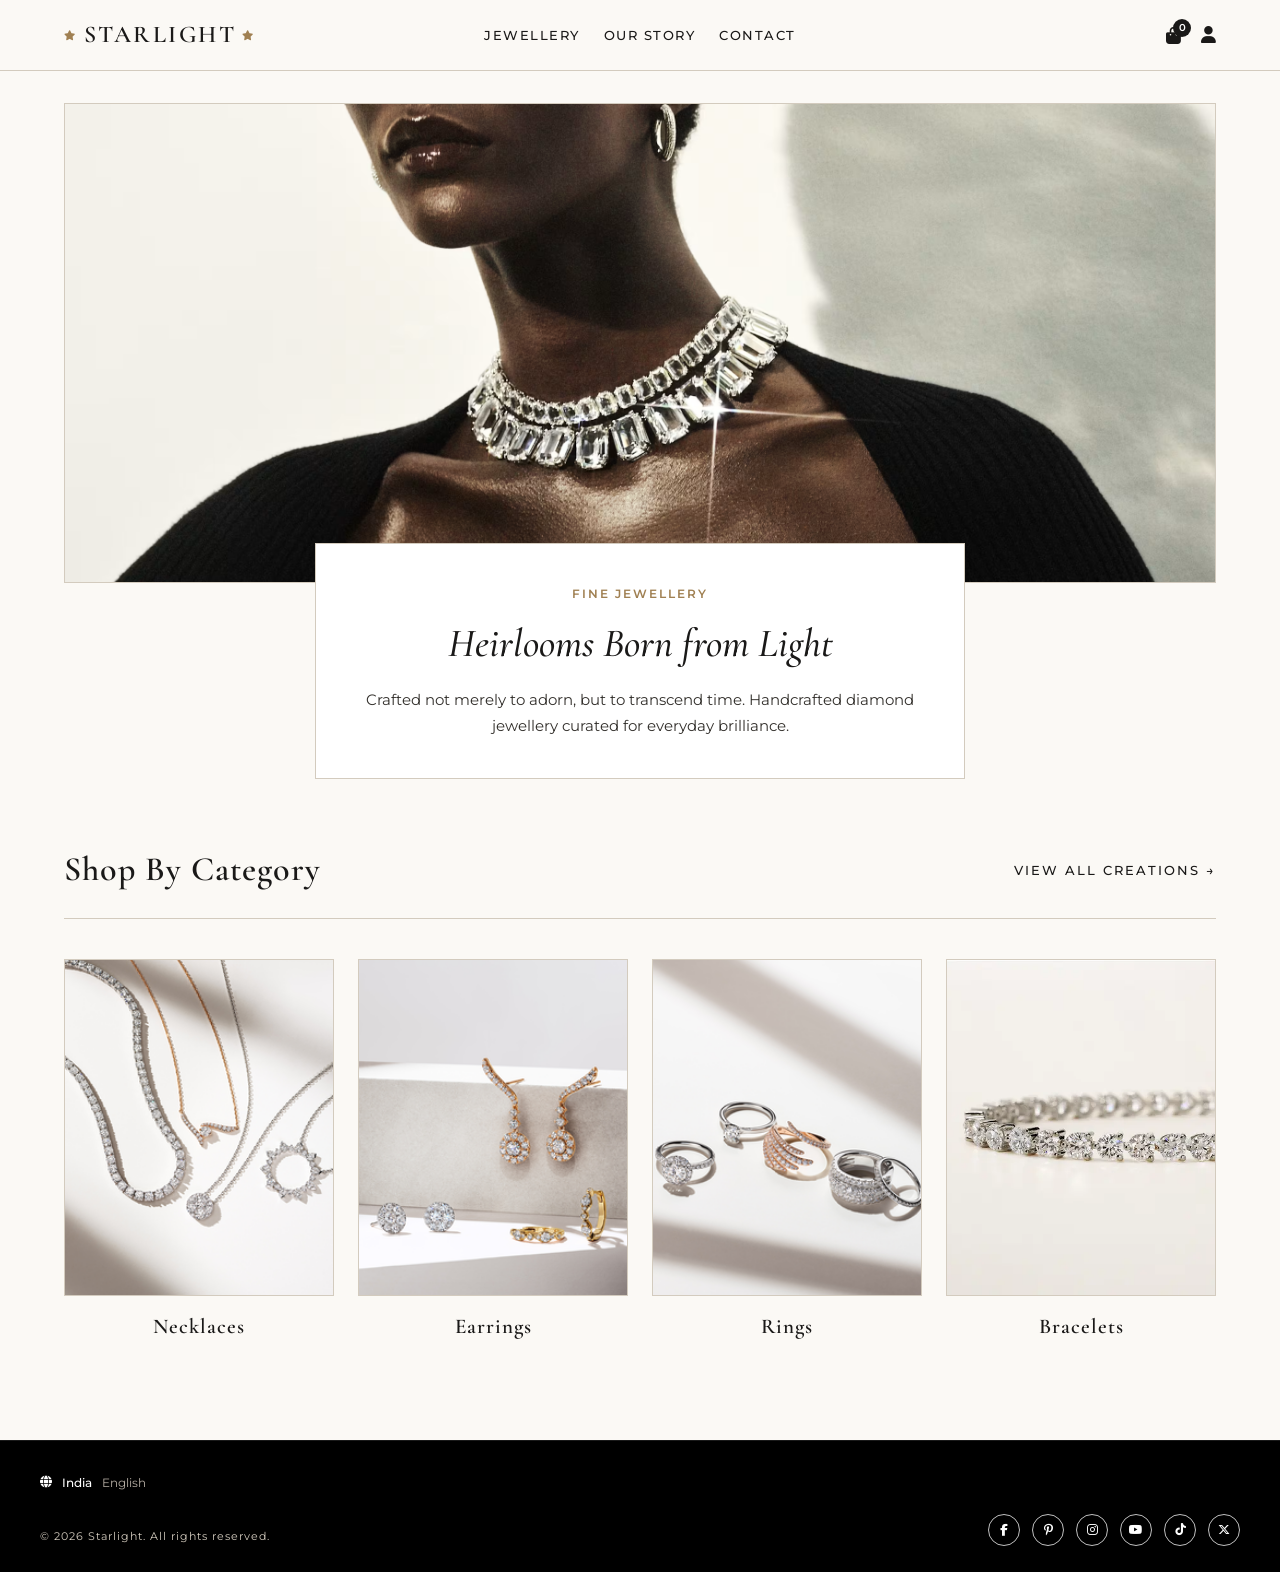
<file: index.html>
<!DOCTYPE html>
<html lang="en">

<head>
    <meta charset="UTF-8">
    <meta name="viewport" content="width=device-width, initial-scale=1.0">

    <title>Starlight | Diamond Jewels</title>

    <!-- Google Fonts -->
    <link rel="preconnect" href="https://fonts.googleapis.com">
    <link rel="preconnect" href="https://fonts.gstatic.com" crossorigin>
    <link
        href="https://fonts.googleapis.com/css2?family=Cormorant+Garamond:ital,wght@0,300..700;1,300..700&family=Montserrat:ital,wght@0,100..900;1,100..900&display=swap"
        rel="stylesheet">

    <!-- Font Awesome -->
    <link rel="stylesheet" href="https://cdnjs.cloudflare.com/ajax/libs/font-awesome/6.7.2/css/all.min.css">

    <!-- CSS -->
    <link rel="stylesheet" href="css/style.css">
</head>

<body>

    <!-- Navbar -->
    <div id="navbar"></div>

    <!-- Main Content -->
    <main>

        <!-- Hero Section -->
        <section class="hero">

            <img src="images/frontImg.png" alt="High Jewellery Collection">

            <div class="hero-text">
                <span>Fine Jewellery</span>

                <h1>Heirlooms Born from Light</h1>

                <p>
                    Crafted not merely to adorn, but to transcend time.
                    Handcrafted diamond jewellery curated for everyday brilliance.
                </p>
            </div>

        </section>


        <!-- Categories -->
        <section class="categories">

            <h2>Shop By Category</h2>

            <a href="necklaces.html">View All Creations &rarr;</a>

            <div class="cards">

                <div class="card">
                    <a href="necklaces.html">
                        <img src="images/necklaces/necklace.png" alt="Necklaces">
                    </a>
                    <a href="necklaces.html" class="explore-btn">Explore Now</a>
                    <p>Necklaces</p>
                </div>

                <div class="card">
                    <a href="earrings.html">
                        <img src="images/earrings/earring.png" alt="Earrings">
                    </a>
                    <a href="earrings.html" class="explore-btn">Explore Now</a>
                    <p>Earrings</p>
                </div>

                <div class="card">
                    <a href="rings.html">
                        <img src="images/rings/ring.png" alt="Rings">
                    </a>
                    <a href="rings.html" class="explore-btn">Explore Now</a>
                    <p>Rings</p>
                </div>

                <div class="card">
                    <a href="bracelets.html">
                        <img src="images/bracelets/bracelet.webp" alt="Bracelets">
                    </a>
                    <a href="bracelets.html" class="explore-btn">Explore Now</a>
                    <p>Bracelets</p>
                </div>

            </div>

        </section>

    </main>

    <!-- Footer -->
    <div id="footer"></div>

    <!-- JavaScript -->
    <script src="js/fetchNavAndFooter.js"></script>

</body>

</html>
</file>
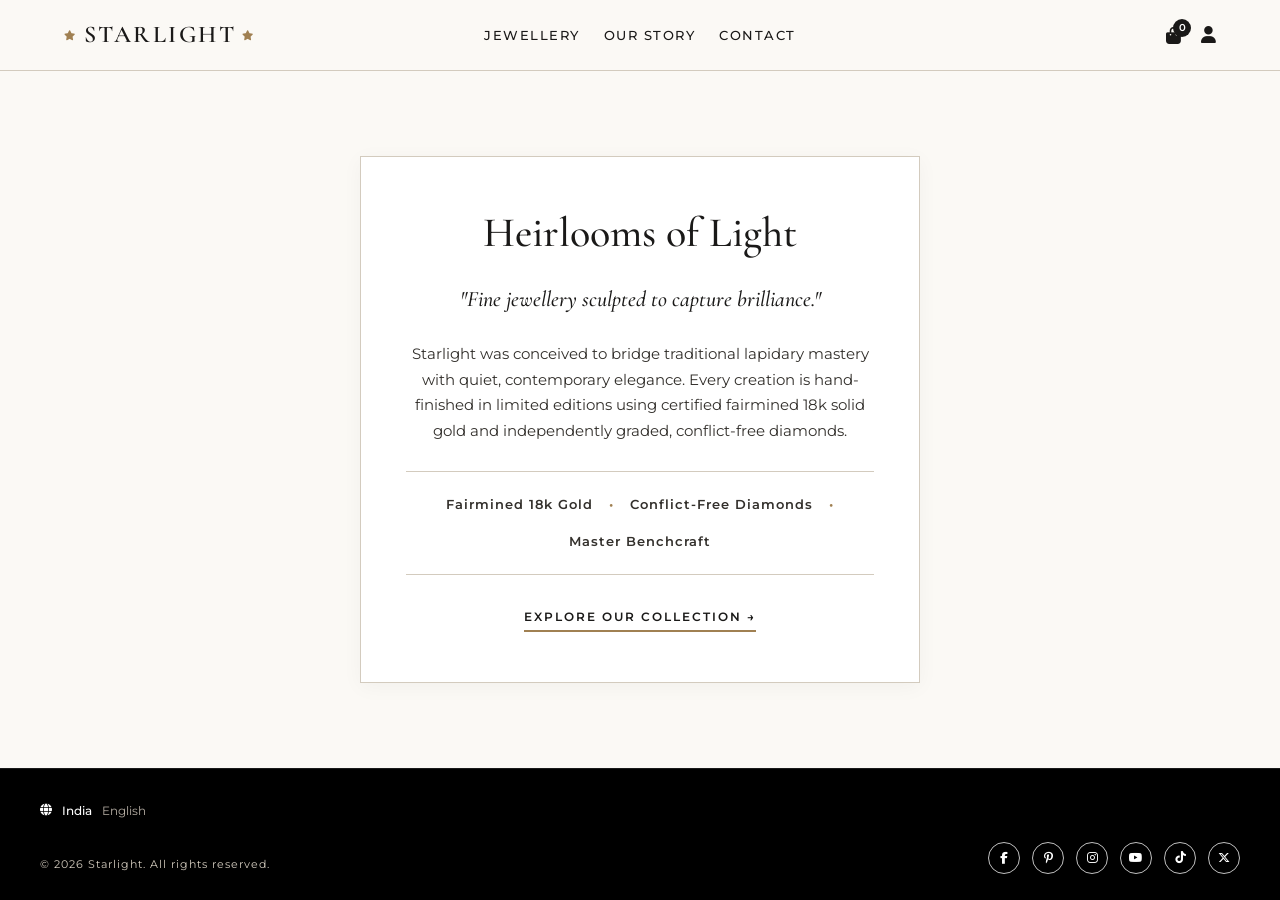
<file: about.html>
<!DOCTYPE html>
<html lang="en">

<head>
    <meta charset="UTF-8">
    <meta name="viewport" content="width=device-width, initial-scale=1.0">

    <title>Our Story</title>

    <!-- Google Fonts -->
    <link rel="preconnect" href="https://fonts.googleapis.com">
    <link rel="preconnect" href="https://fonts.gstatic.com" crossorigin>
    <link
        href="https://fonts.googleapis.com/css2?family=Cormorant+Garamond:ital,wght@0,300..700;1,300..700&family=Montserrat:ital,wght@0,100..900;1,100..900&display=swap"
        rel="stylesheet">

    <!-- Font Awesome -->
    <link rel="stylesheet" href="https://cdnjs.cloudflare.com/ajax/libs/font-awesome/6.7.2/css/all.min.css">
    
    <!-- CSS -->
    <link rel="stylesheet" href="css/style.css">
    <link rel="stylesheet" href="css/infopgs.css">
</head>

<body>

    <div id="navbar"></div>

    <main class="about-page">

        <article>

            <h1>Heirlooms of Light</h1>

            <blockquote class="about-quote">
                "Fine jewellery sculpted to capture brilliance."
            </blockquote>

            <p>
                Starlight was conceived to bridge traditional lapidary mastery
                with quiet, contemporary elegance. Every creation is hand-finished
                in limited editions using certified fairmined 18k solid gold and
                independently graded, conflict-free diamonds.
            </p>


            <div class="direct-reach">

                <span>Fairmined 18k Gold</span>

                <span class="dot">•</span>

                <span>Conflict-Free Diamonds</span>

                <span class="dot">•</span>

                <span>Master Benchcraft</span>

            </div>

            <a href="index.html" class="collection-link">
                Explore Our Collection &rarr;
            </a>

        </article>

    </main>

    <div id="footer"></div>

    <script src="js/fetchNavAndFooter.js"></script>

</body>

</html>
</file>
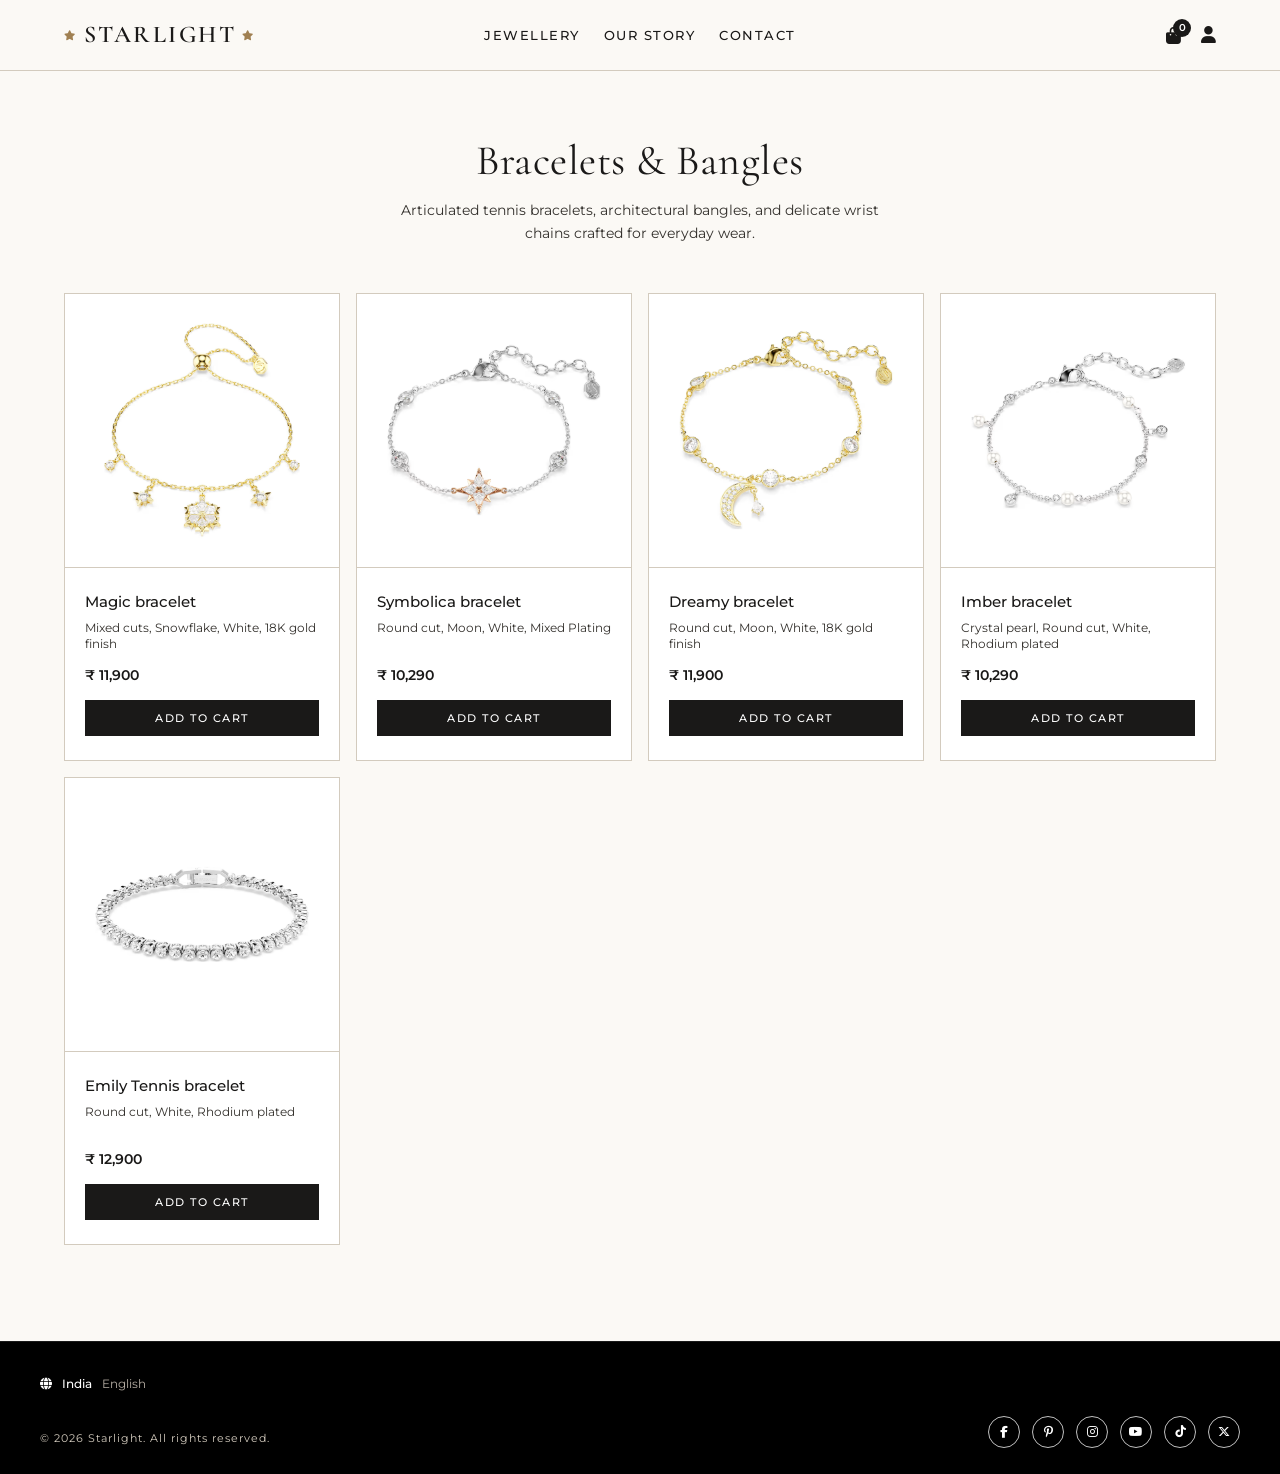
<file: bracelets.html>
<!DOCTYPE html>
<html lang="en">

<head>
    <meta charset="UTF-8">
    <meta name="viewport" content="width=device-width, initial-scale=1.0">

    <title>Bracelets & Bangles | Starlight</title>

    <!-- Google Fonts -->
    <link rel="preconnect" href="https://fonts.googleapis.com">
    <link rel="preconnect" href="https://fonts.gstatic.com" crossorigin>
    <link
        href="https://fonts.googleapis.com/css2?family=Cormorant+Garamond:ital,wght@0,300..700;1,300..700&family=Montserrat:ital,wght@0,100..900;1,100..900&display=swap"
        rel="stylesheet">

    <!-- Font Awesome -->
    <link rel="stylesheet" href="https://cdnjs.cloudflare.com/ajax/libs/font-awesome/6.7.2/css/all.min.css">
    
    <!-- CSS -->
    <link rel="stylesheet" href="css/style.css">
    <link rel="stylesheet" href="css/catalog.css">
</head>

<body>

    <!-- Navbar -->
    <div id="navbar"></div>

    <!-- Catalog -->
    <main class="catalog-page">

        <header class="catalog-header">

            <h1>Bracelets & Bangles</h1>

            <p>
                Articulated tennis bracelets, architectural bangles, and delicate wrist chains crafted for everyday
                wear.
            </p>
        </header>

        <section class="catalog-grid" id="braceletContainer"></section>

    </main>

    <!-- Cart Popup -->
    <div id="cartPopup">
        Item added to cart
    </div>

    <!-- Footer -->
    <div id="footer"></div>

    <!-- JavaScript -->
    <script src="js/fetchNavAndFooter.js"></script>
    <script src="js/data.js"></script>
    <script src="js/fetchProducts.js"></script>
    <script src="js/cart.js"></script>

</body>

</html>
</file>
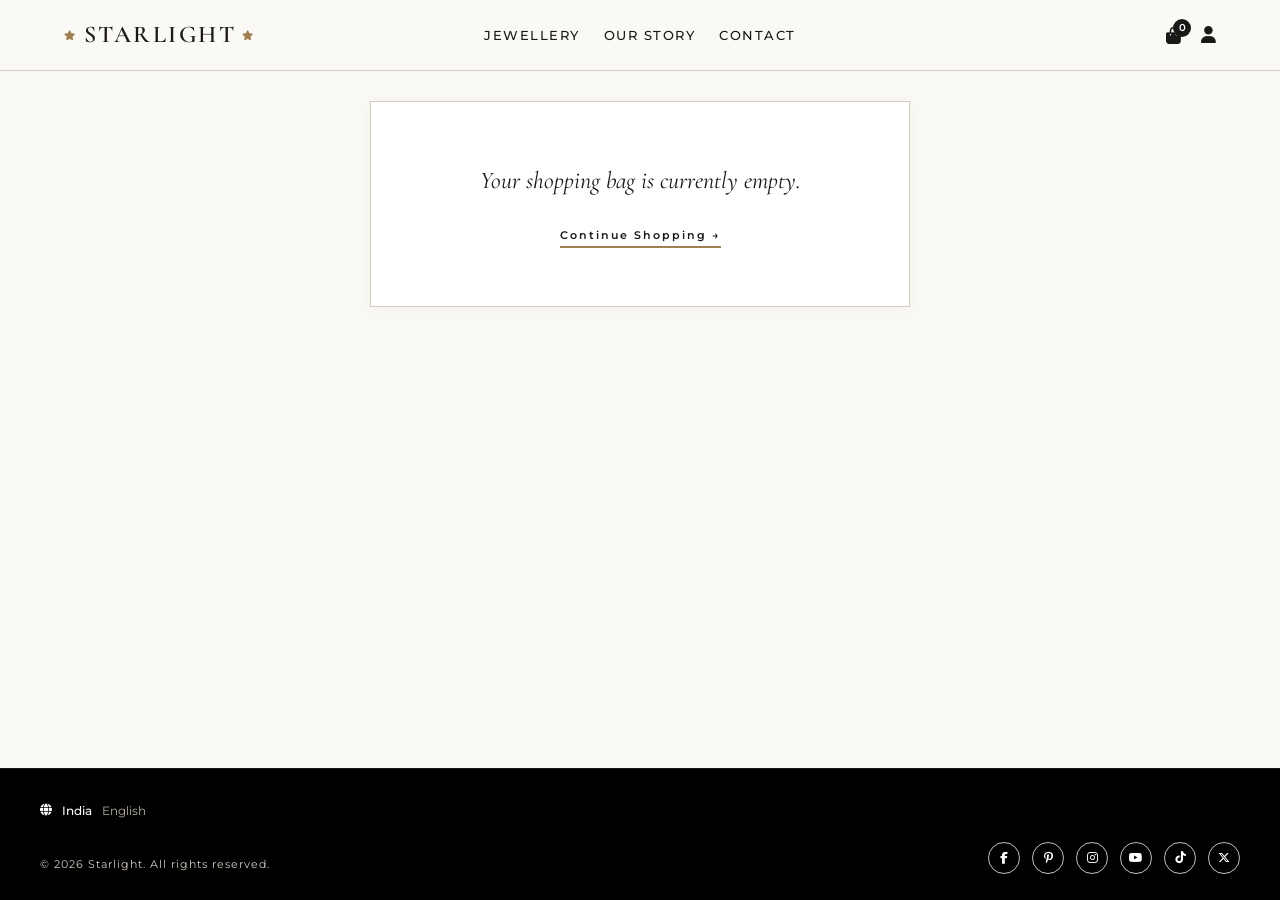
<file: cart.html>
<!DOCTYPE html>
<html lang="en">

<head>
    <meta charset="UTF-8">
    <meta name="viewport" content="width=device-width, initial-scale=1.0">

    <title>Shopping Bag</title>

    <!-- Google Fonts -->
    <link rel="preconnect" href="https://fonts.googleapis.com">
    <link rel="preconnect" href="https://fonts.gstatic.com" crossorigin>
    <link
        href="https://fonts.googleapis.com/css2?family=Cormorant+Garamond:ital,wght@0,300..700;1,300..700&family=Montserrat:ital,wght@0,100..900;1,100..900&display=swap"
        rel="stylesheet">

    <!-- Font Awesome -->
    <link rel="stylesheet" href="https://cdnjs.cloudflare.com/ajax/libs/font-awesome/6.7.2/css/all.min.css">
    
    <!-- CSS -->
    <link rel="stylesheet" href="css/style.css">
    <link rel="stylesheet" href="css/cart.css">
</head>

<body>

    <!-- Navbar -->
    <div id="navbar"></div>


    <!-- Cart -->
    <main class="cart-page">

        <header id="cartHeader">
            <h1>Shopping Bag</h1>
        </header>


        <div id="cartLayout">

            <!-- Cart Items -->
            <section id="cartItemsContainer"></section>


            <!-- Order Summary -->
            <aside id="cartSummary">

                <h2>Order Summary</h2>

                <div class="summary-line">
                    <span>Total</span>
                    <span id="summarySubtotal">₹ 0</span>
                </div>

                <div class="summary-line">
                    <span>Shipping</span>
                    <span>Free</span>
                </div>

                <div class="summary-line total-line">
                    <span>Estimated Total</span>
                    <span id="summaryTotal">₹ 0</span>
                </div>

                <button type="button" id="checkoutButton" onclick="proceedToCheckout()">
                    Proceed to Checkout
                </button>

            </aside>

        </div>


        <!-- Empty Cart -->
        <section id="emptyCart">

            <p>Your shopping bag is currently empty.</p>

            <a href="index.html">
                Continue Shopping &rarr;
            </a>

        </section>

    </main>


    <!-- Footer -->
    <div id="footer"></div>


    <!-- JavaScript -->
    <script src="js/fetchNavAndFooter.js"></script>
    <script src="js/cart.js"></script>

</body>

</html>
</file>
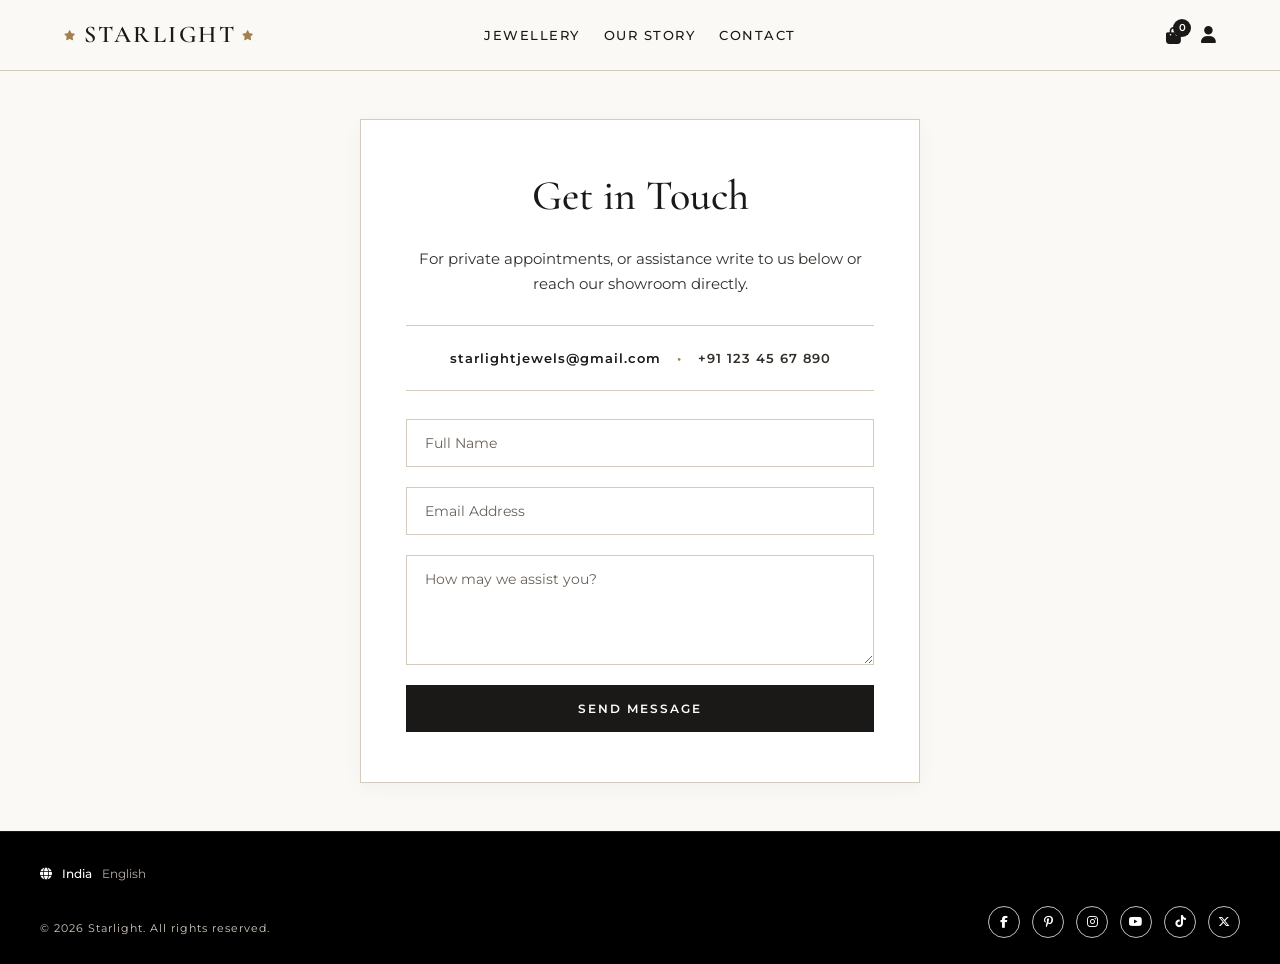
<file: contact.html>
<!DOCTYPE html>
<html lang="en">

<head>
    <meta charset="UTF-8">
    <meta name="viewport" content="width=device-width, initial-scale=1.0">

    <title>Contact</title>

    <!-- Google Fonts -->
    <link rel="preconnect" href="https://fonts.googleapis.com">
    <link rel="preconnect" href="https://fonts.gstatic.com" crossorigin>
    <link
        href="https://fonts.googleapis.com/css2?family=Cormorant+Garamond:ital,wght@0,300..700;1,300..700&family=Montserrat:ital,wght@0,100..900;1,100..900&display=swap"
        rel="stylesheet">

    <!-- Font Awesome -->
    <link rel="stylesheet" href="https://cdnjs.cloudflare.com/ajax/libs/font-awesome/6.7.2/css/all.min.css">

    <!-- CSS -->
    <link rel="stylesheet" href="css/style.css">
    <link rel="stylesheet" href="css/infopgs.css">
</head>

<body>

    <div id="navbar"></div>

    <main class="contact-page">

        <article>

            <h1>Get in Touch</h1>

            <p>
                For private appointments, or assistance
                write to us below or reach our showroom directly.
            </p>

            <div class="direct-reach">

                <a href="mailto:starlightjewels@gmail.com">
                    starlightjewels@gmail.com
                </a>

                <span class="dot">•</span>

                <span>+91 123 45 67 890</span>

            </div>

            <form onsubmit="event.preventDefault(); alert('Message sent.'); this.reset();">

                <input type="text" id="name" required placeholder="Full Name">

                <input type="email" id="email" required placeholder="Email Address">

                <textarea id="message" rows="3" required placeholder="How may we assist you?"></textarea>

                <button type="submit">
                    Send Message
                </button>

            </form>

        </article>

    </main>

    <div id="footer"></div>

    <script src="js/fetchNavAndFooter.js"></script>

</body>

</html>
</file>
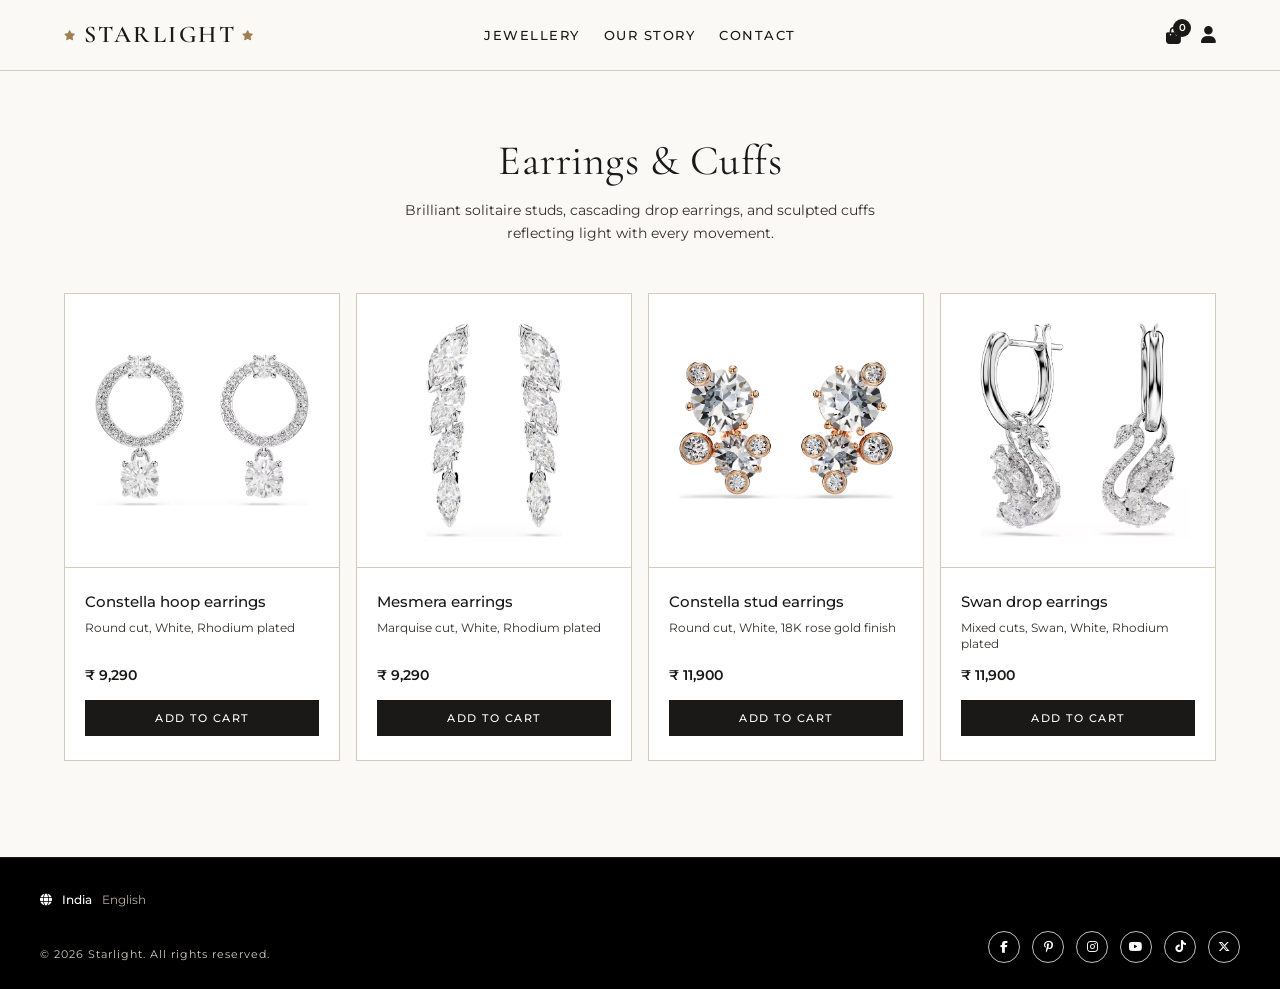
<file: earrings.html>
<!DOCTYPE html>
<html lang="en">

<head>
    <meta charset="UTF-8">
    <meta name="viewport" content="width=device-width, initial-scale=1.0">

    <title>Earrings & Cuffs | Starlight</title>

    <!-- Google Fonts -->
    <link rel="preconnect" href="https://fonts.googleapis.com">
    <link rel="preconnect" href="https://fonts.gstatic.com" crossorigin>
    <link
        href="https://fonts.googleapis.com/css2?family=Cormorant+Garamond:ital,wght@0,300..700;1,300..700&family=Montserrat:ital,wght@0,100..900;1,100..900&display=swap"
        rel="stylesheet">

    <!-- Font Awesome -->
    <link rel="stylesheet" href="https://cdnjs.cloudflare.com/ajax/libs/font-awesome/6.7.2/css/all.min.css">
    
    <!-- CSS -->
    <link rel="stylesheet" href="css/style.css">
    <link rel="stylesheet" href="css/catalog.css">
</head>

<body>

    <!-- Navbar -->
    <div id="navbar"></div>

    <!-- Catalog -->
    <main class="catalog-page">

        <header class="catalog-header">

            <h1>Earrings & Cuffs</h1>

            <p>
                Brilliant solitaire studs, cascading drop earrings, and sculpted cuffs reflecting light with every
                movement.
            </p>
        </header>

        <section class="catalog-grid" id="earringContainer"></section>

    </main>

    <!-- Cart Popup -->
    <div id="cartPopup">
        Item added to cart
    </div>

    <!-- Footer -->
    <div id="footer"></div>

    <!-- JavaScript -->
    <script src="js/fetchNavAndFooter.js"></script>
    <script src="js/data.js"></script>
    <script src="js/fetchProducts.js"></script>
    <script src="js/cart.js"></script>

</body>

</html>
</file>
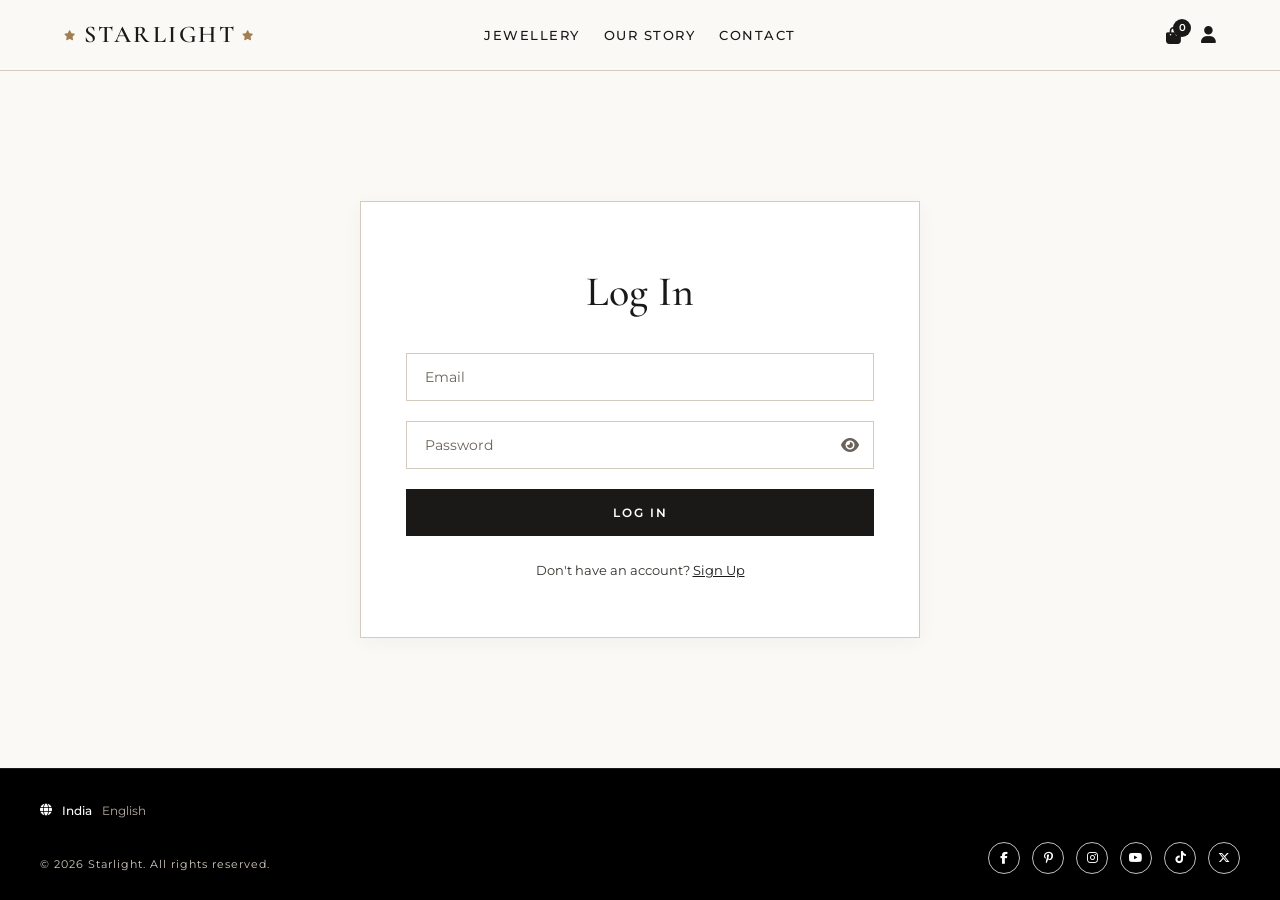
<file: login.html>
<!DOCTYPE html>
<html lang="en">

<head>
    <meta charset="UTF-8">
    <meta name="viewport" content="width=device-width, initial-scale=1.0">

    <title>Log In</title>

    <!-- Google Fonts -->
    <link rel="preconnect" href="https://fonts.googleapis.com">
    <link rel="preconnect" href="https://fonts.gstatic.com" crossorigin>
    <link
        href="https://fonts.googleapis.com/css2?family=Cormorant+Garamond:ital,wght@0,300..700;1,300..700&family=Montserrat:ital,wght@0,100..900;1,100..900&display=swap"
        rel="stylesheet">

    <!-- Font Awesome -->
    <link rel="stylesheet" href="https://cdnjs.cloudflare.com/ajax/libs/font-awesome/6.7.2/css/all.min.css">
    
    <!-- CSS -->
    <link rel="stylesheet" href="css/style.css">
    <link rel="stylesheet" href="css/login-signup.css">
</head>

<body>

    <div id="navbar"></div>


    <main class="login-page">

        <article>

            <h1>Log In</h1>

            <form id="loginForm">

                <input type="email" id="email" placeholder="Email" required>

                <div class="password-box">

                    <input type="password" id="password" placeholder="Password" required>

                    <i class="fa-solid fa-eye" id="togglePassword"></i>

                </div>

                <button type="submit">
                    Log In
                </button>

            </form>

            <p class="account-link">
                Don't have an account?
                <a href="signup.html">Sign Up</a>
            </p>

        </article>

    </main>


    <div id="footer"></div>


    <script src="js/fetchNavAndFooter.js"></script>
    <script src="js/login.js"></script>

</body>

</html>
</file>
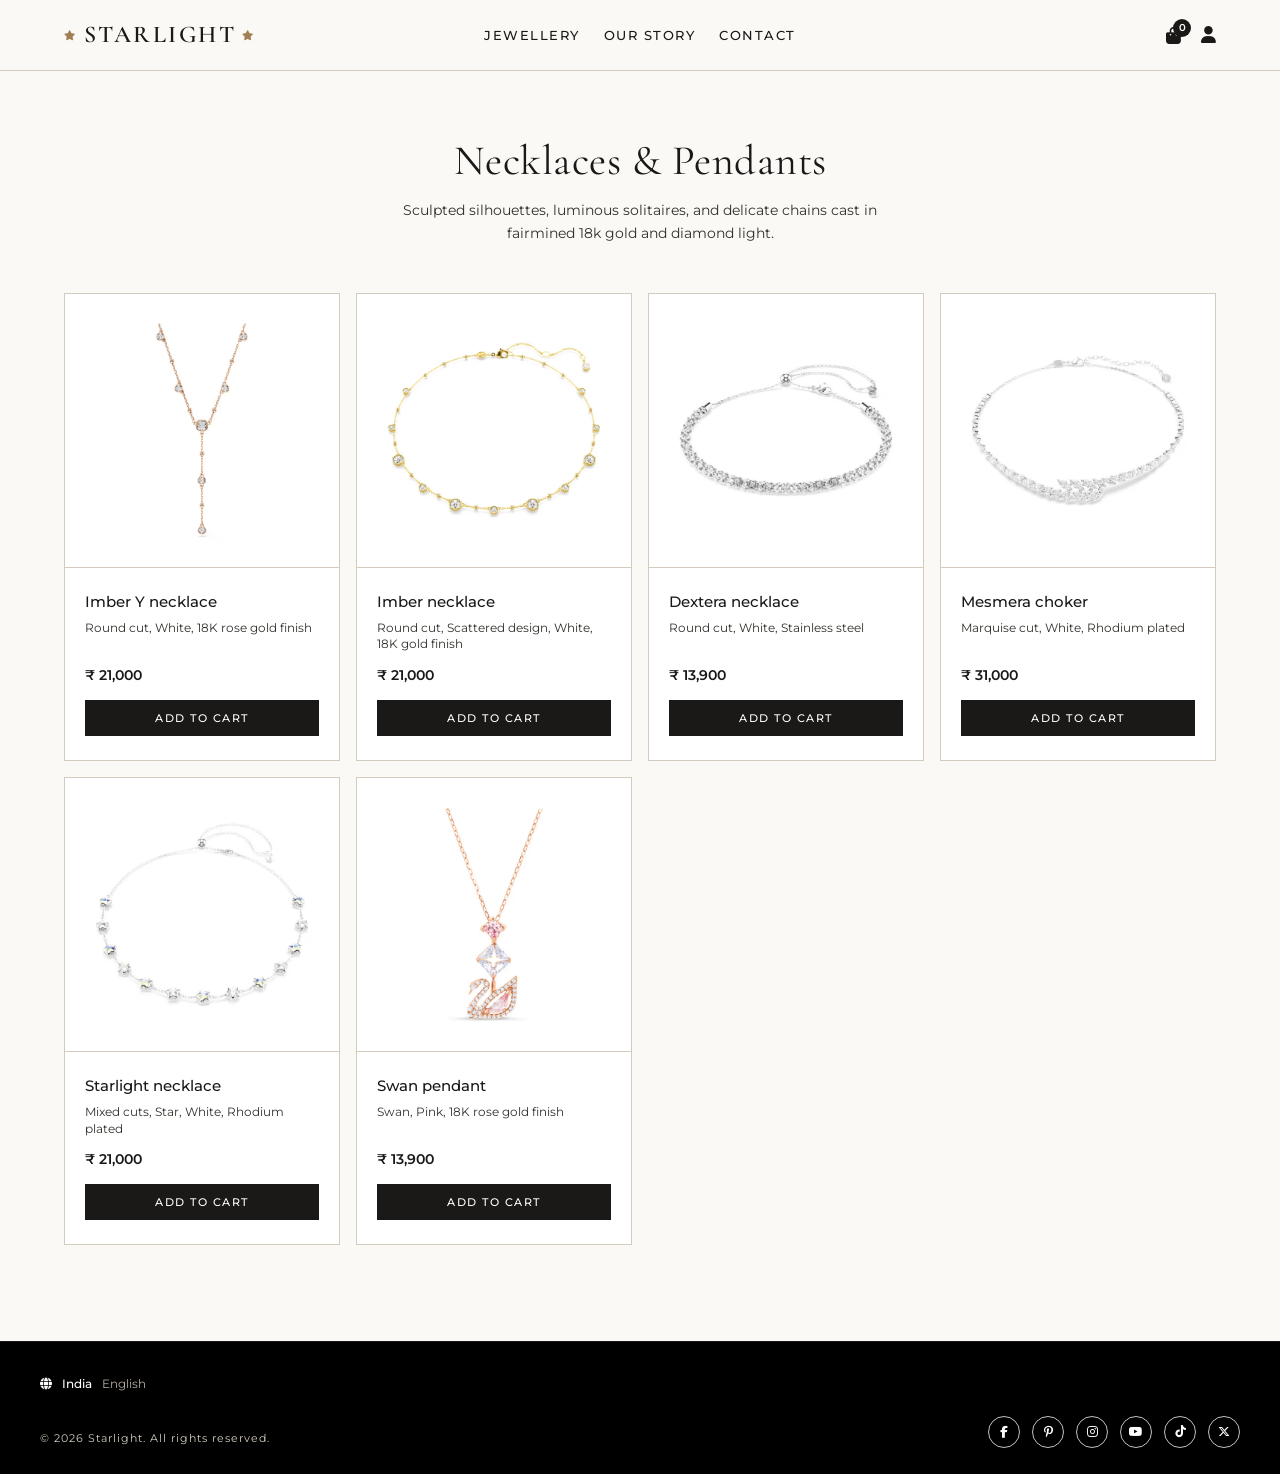
<file: necklaces.html>
<!DOCTYPE html>
<html lang="en">

<head>
    <meta charset="UTF-8">
    <meta name="viewport" content="width=device-width, initial-scale=1.0">

    <title>Necklaces & Pendants | Starlight</title>

    <!-- Google Fonts -->
    <link rel="preconnect" href="https://fonts.googleapis.com">
    <link rel="preconnect" href="https://fonts.gstatic.com" crossorigin>
    <link
        href="https://fonts.googleapis.com/css2?family=Cormorant+Garamond:ital,wght@0,300..700;1,300..700&family=Montserrat:ital,wght@0,100..900;1,100..900&display=swap"
        rel="stylesheet">

    <!-- Font Awesome -->
    <link rel="stylesheet" href="https://cdnjs.cloudflare.com/ajax/libs/font-awesome/6.7.2/css/all.min.css">
    
    <!-- CSS -->
    <link rel="stylesheet" href="css/style.css">
    <link rel="stylesheet" href="css/catalog.css">
</head>

<body>

    <!-- Navbar -->
    <div id="navbar"></div>

    <!-- Catalog -->
    <main class="catalog-page">

        <header class="catalog-header">

            <h1>Necklaces & Pendants</h1>

            <p>
                Sculpted silhouettes, luminous solitaires, and delicate chains cast in fairmined 18k gold and diamond light.
            </p>
        </header>

        <section class="catalog-grid" id="necklaceContainer"></section>

    </main>

    <!-- Cart Popup -->
    <div id="cartPopup">
        Item added to cart
    </div>

    <!-- Footer -->
    <div id="footer"></div>

    <!-- JavaScript -->
    <script src="js/fetchNavAndFooter.js"></script>
    <script src="js/data.js"></script>
    <script src="js/fetchProducts.js"></script>
    <script src="js/cart.js"></script>

</body>

</html>
</file>
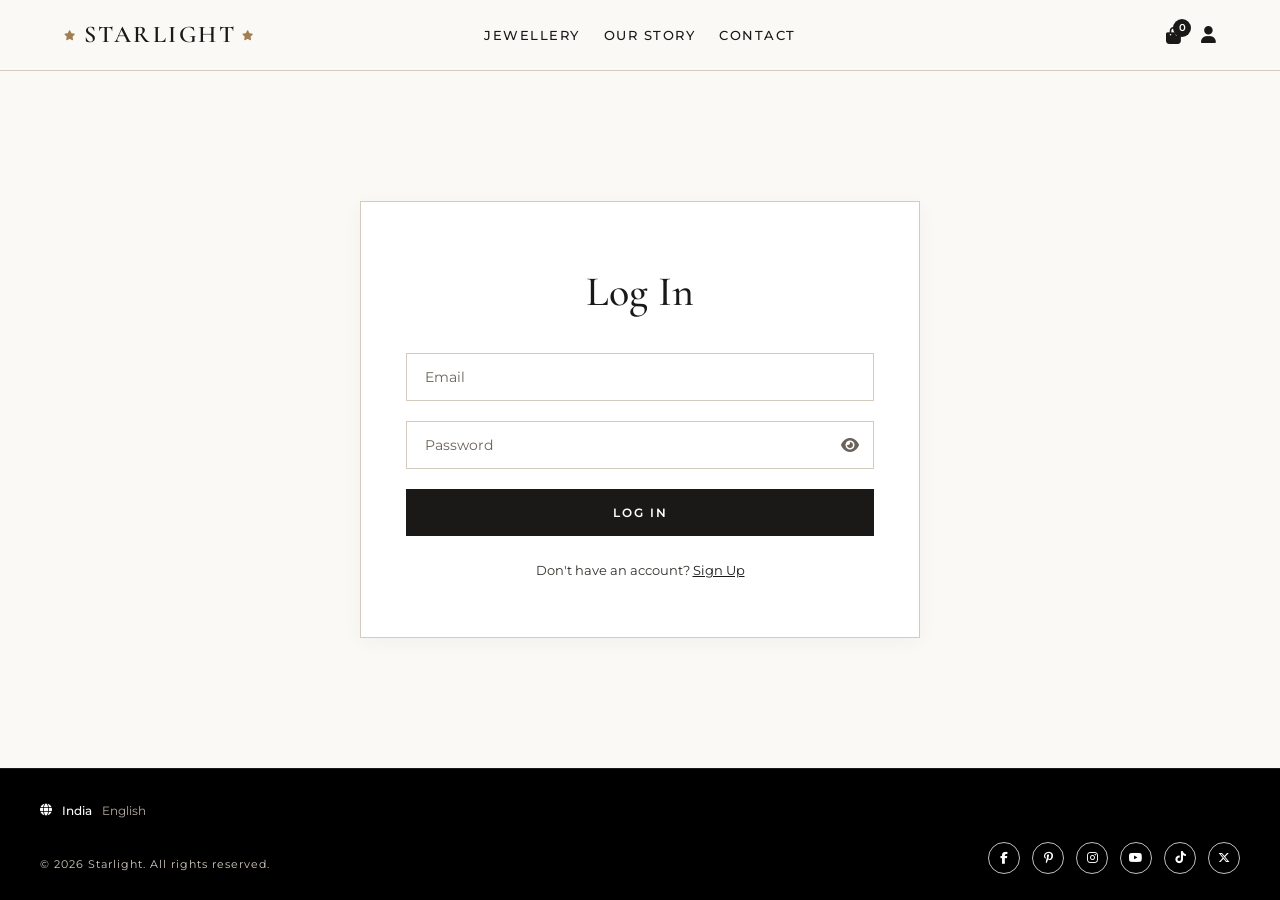
<file: payment.html>
<!DOCTYPE html>
<html lang="en">

<head>
    <meta charset="UTF-8">
    <meta name="viewport" content="width=device-width, initial-scale=1.0">

    <title>Checkout | Starlight</title>

    <!-- Google Fonts -->
    <link rel="preconnect" href="https://fonts.googleapis.com">
    <link rel="preconnect" href="https://fonts.gstatic.com" crossorigin>
    <link
        href="https://fonts.googleapis.com/css2?family=Cormorant+Garamond:ital,wght@0,300..700;1,300..700&family=Montserrat:ital,wght@0,100..900;1,100..900&display=swap"
        rel="stylesheet">

    <!-- Font Awesome -->
    <link rel="stylesheet" href="https://cdnjs.cloudflare.com/ajax/libs/font-awesome/6.7.2/css/all.min.css">
    
    <!-- CSS -->
    <link rel="stylesheet" href="css/style.css">
    <link rel="stylesheet" href="css/payment.css">
</head>

<body>

    <!-- Navbar -->
    <div id="navbar"></div>

    <!-- Checkout -->

    <main class="payment-page">

        <article>

            <h1>Complete Your Order</h1>

            <p>
                Enter your details below to complete your purchase.
            </p>


            <div class="checkout-content">

                <!-- Customer Details -->

                <div class="customer-details">

                    <section class="checkout-section">

                        <h2>Contact Details</h2>

                        <div class="form-group">

                            <label for="fullName">Full Name</label>
                            <input type="text" id="fullName" placeholder="Enter your full name">

                        </div>

                        <div class="form-group">

                            <label for="email">Email</label>
                            <input type="email" id="email" placeholder="Enter your email">

                        </div>

                        <div class="form-group">

                            <label for="phone">Phone Number</label>
                            <input type="tel" id="phone" placeholder="Enter your phone number">

                        </div>

                    </section>


                    <!-- Delivery Address -->

                    <section class="checkout-section">

                        <h2>Delivery Address</h2>

                        <div class="form-group">

                            <label for="address">Address</label>

                            <textarea id="address" placeholder="House / Flat No., Building, Street"></textarea>

                        </div>

                        <div class="form-row">

                            <div class="form-group">

                                <label for="city">City</label>
                                <input type="text" id="city" placeholder="City">

                            </div>

                            <div class="form-group">

                                <label for="state">State</label>
                                <input type="text" id="state" placeholder="State">

                            </div>

                        </div>

                        <div class="form-group">

                            <label for="pincode">Pincode</label>
                            <input type="text" id="pincode" placeholder="Enter pincode">

                        </div>

                    </section>

                </div>


                <!-- Payment -->

                <aside class="payment-box">

                    <h2>Payment</h2>

                    <div class="payment-options">

                        <label>
                            <input type="radio" name="paymentMethod" value="upi" checked>
                            UPI
                        </label>

                        <label>
                            <input type="radio" name="paymentMethod" value="card">
                            Credit / Debit Card
                        </label>

                    </div>

                    <button type="button" id="payBtn">
                        Pay Now
                    </button>

                </aside>

            </div>


        </article>

    </main>


    <!-- Footer -->
    <div id="footer"></div>


    <!-- JavaScript -->
    <script src="js/fetchNavAndFooter.js"></script>
    <script src="js/payment.js"></script>

</body>

</html>
</file>
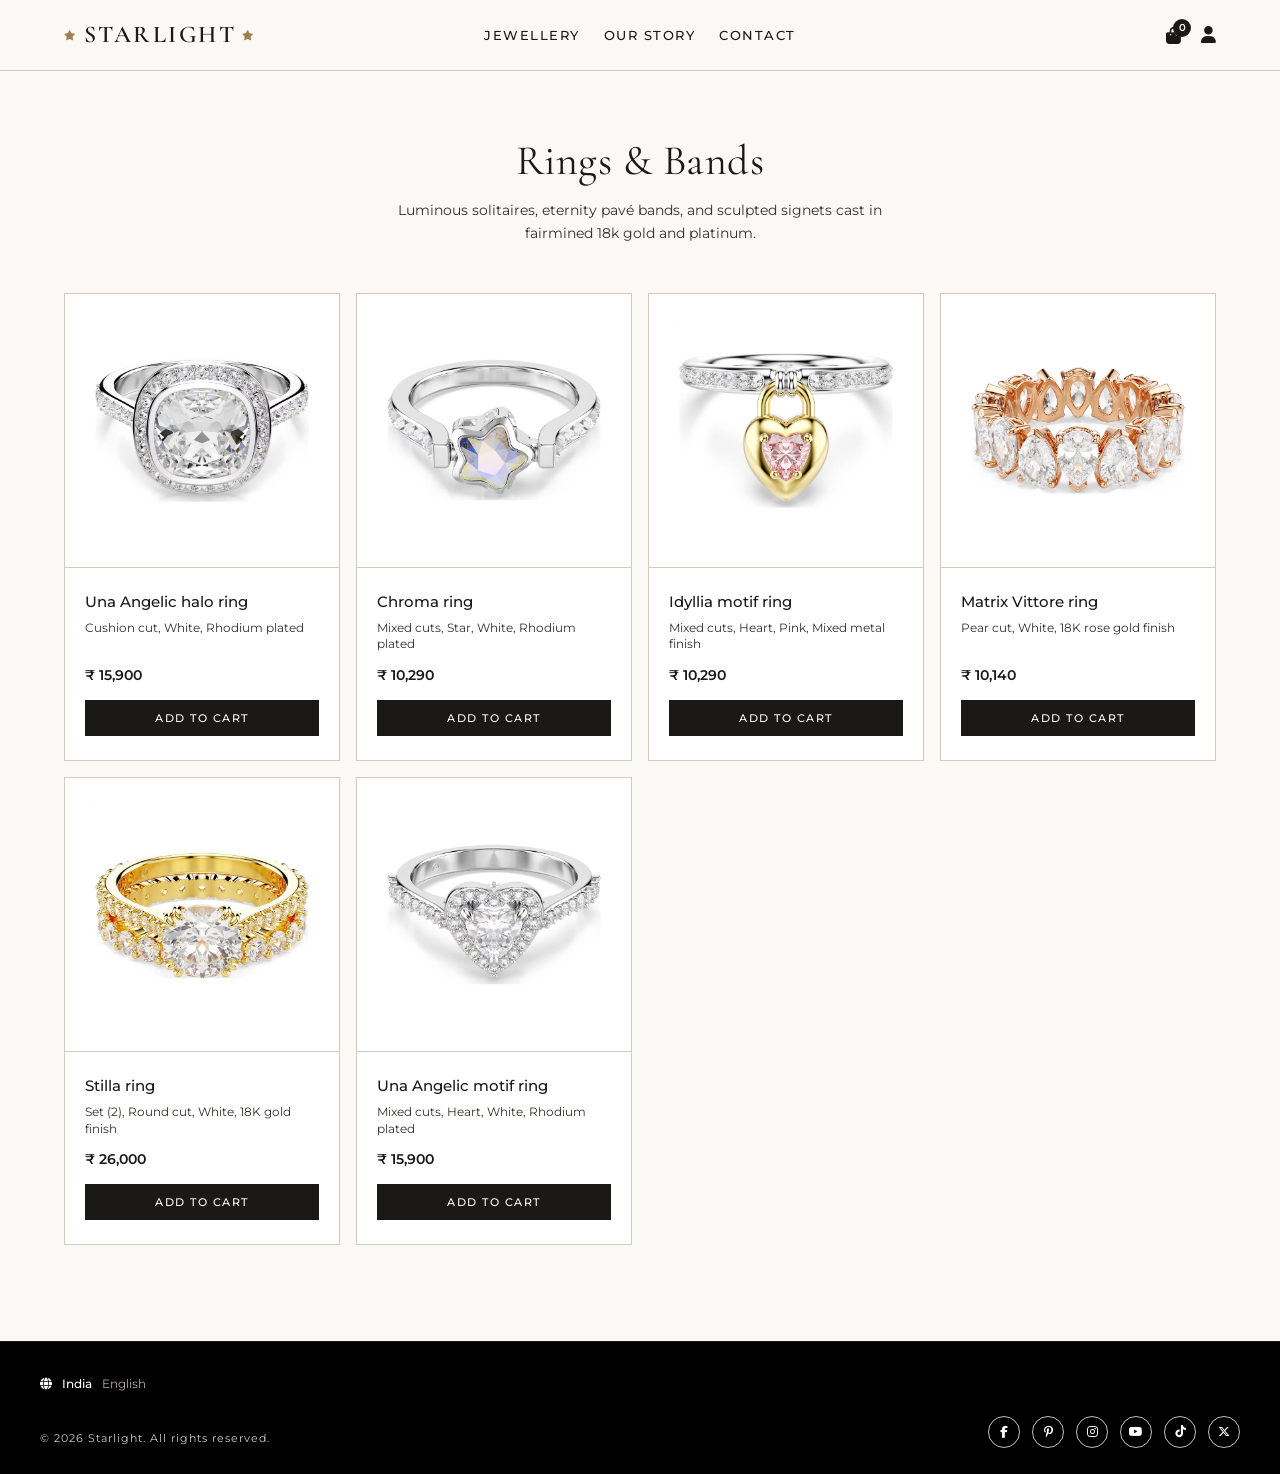
<file: rings.html>
<!DOCTYPE html>
<html lang="en">

<head>
    <meta charset="UTF-8">
    <meta name="viewport" content="width=device-width, initial-scale=1.0">

    <title>Rings & Bands | Starlight</title>

    <!-- Google Fonts -->
    <link rel="preconnect" href="https://fonts.googleapis.com">
    <link rel="preconnect" href="https://fonts.gstatic.com" crossorigin>
    <link
        href="https://fonts.googleapis.com/css2?family=Cormorant+Garamond:ital,wght@0,300..700;1,300..700&family=Montserrat:ital,wght@0,100..900;1,100..900&display=swap"
        rel="stylesheet">

    <!-- Font Awesome -->
    <link rel="stylesheet" href="https://cdnjs.cloudflare.com/ajax/libs/font-awesome/6.7.2/css/all.min.css">
    
    <!-- CSS -->
    <link rel="stylesheet" href="css/style.css">
    <link rel="stylesheet" href="css/catalog.css">
</head>

<body>

    <!-- Navbar -->
    <div id="navbar"></div>

    <!-- Catalog -->
    <main class="catalog-page">

        <header class="catalog-header">

            <h1>Rings & Bands</h1>

            <p>
                Luminous solitaires, eternity pavé bands, and sculpted signets cast in fairmined 18k gold and platinum.
            </p>
        </header>

        <section class="catalog-grid" id="ringContainer"></section>

    </main>

    <!-- Cart Popup -->
    <div id="cartPopup">
        Item added to cart
    </div>

    <!-- Footer -->
    <div id="footer"></div>

    <!-- JavaScript -->
    <script src="js/fetchNavAndFooter.js"></script>
    <script src="js/data.js"></script>
    <script src="js/fetchProducts.js"></script>
    <script src="js/cart.js"></script>

</body>

</html>
</file>
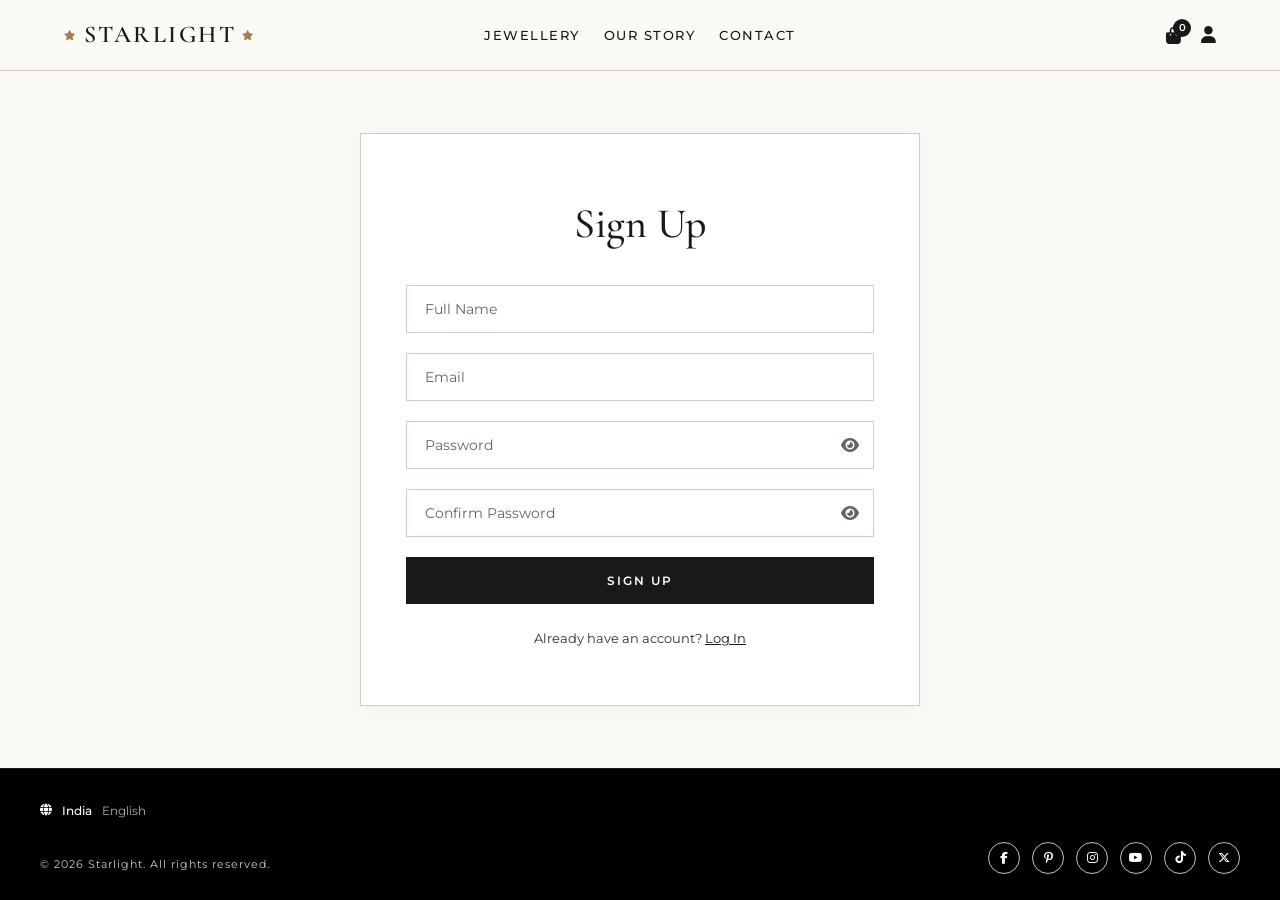
<file: signup.html>
<!DOCTYPE html>
<html lang="en">

<head>
    <meta charset="UTF-8">
    <meta name="viewport" content="width=device-width, initial-scale=1.0">

    <title>Sign Up</title>

    <!-- Google Fonts -->
    <link rel="preconnect" href="https://fonts.googleapis.com">
    <link rel="preconnect" href="https://fonts.gstatic.com" crossorigin>
    <link
        href="https://fonts.googleapis.com/css2?family=Cormorant+Garamond:ital,wght@0,300..700;1,300..700&family=Montserrat:ital,wght@0,100..900;1,100..900&display=swap"
        rel="stylesheet">

    <!-- Font Awesome -->
    <link rel="stylesheet" href="https://cdnjs.cloudflare.com/ajax/libs/font-awesome/6.7.2/css/all.min.css">
    
    <!-- CSS -->
    <link rel="stylesheet" href="css/style.css">
    <link rel="stylesheet" href="css/login-signup.css">
</head>

<body>

    <div id="navbar"></div>


    <main class="signup-page">

        <article>

            <h1>Sign Up</h1>

            <form id="registerForm">

                <input type="text" id="fullName" placeholder="Full Name" required>

                <input type="email" id="email" placeholder="Email" required>

                <div class="password-box">

                    <input type="password" id="password" placeholder="Password" required>

                    <i class="fa-solid fa-eye" id="togglePassword"></i>

                </div>

                <div class="password-box">

                    <input type="password" id="confirmPassword" placeholder="Confirm Password" required>

                    <i class="fa-solid fa-eye" id="toggleConfirmPassword"></i>

                </div>

                <button type="submit">
                    Sign Up
                </button>

            </form>

            <p class="account-link">
                Already have an account?
                <a href="login.html">Log In</a>
            </p>

        </article>

    </main>


    <div id="footer"></div>


    <script src="js/fetchNavAndFooter.js"></script>
    <script src="js/signup.js"></script>

</body>

</html>
</file>
<file: css/style.css>
/* Global Styles */
* {
  margin: 0;
  padding: 0;
  box-sizing: border-box;
}

body {
  min-height: 100vh;
  display: flex;
  flex-direction: column;
  background-color: #fbf9f5;
  color: #1a1918;
  font-family: 'Montserrat', Arial, sans-serif;
  line-height: 1.6;
}

button,
input,
textarea {
  font-family: inherit;
}

/* Navbar */
#navbar {
  position: sticky;
  top: 0;
  z-index: 1000;
  width: 100%;
}

#navbar header {
  background-color: #fbf9f5;
  border-bottom: 1px solid #d3cbbe;
}

nav {
  max-width: 1200px;
  margin: 0 auto;
  padding: 16px 24px;
  display: grid;
  grid-template-columns: 1fr auto 1fr;
  align-items: center;
}

/* Logo */
.brand-logo {
  justify-self: start;
  font-family: 'Cormorant Garamond', Georgia, serif;
  font-size: 24px;
  font-weight: 600;
  letter-spacing: 2.5px;
  text-decoration: none;
  color: #1a1918;
  display: flex;
  align-items: center;
  gap: 6px;
  white-space: nowrap;
}

.brand-logo i {
  font-size: 10px;
  color: #a08052;
}

/* Links & Dropdown */
.nav-links {
  justify-self: center;
  display: flex;
  align-items: center;
  list-style: none;
  gap: 24px;
}

.nav-links a {
  text-decoration: none;
  color: #1a1918;
  font-size: 13px;
  font-weight: 500;
  text-transform: uppercase;
  letter-spacing: 1.5px;
  transition: color 0.2s ease;
  white-space: nowrap;
}

.nav-links a:hover,
.dropdown-menu a:hover,
.categories>a:hover,
.explore-btn:hover {
  color: #a08052;
}

.dropdown {
  position: relative;
}

.dropdown-menu {
  display: none;
  position: absolute;
  top: 100%;
  left: 50%;
  transform: translateX(-50%);
  background-color: #ffffff;
  border: 1px solid #d3cbbe;
  box-shadow: 0 10px 25px rgba(0, 0, 0, 0.08);
  min-width: 180px;
  padding: 10px 0;
  z-index: 1001;
}

.dropdown::after {
  content: '';
  position: absolute;
  top: 100%;
  left: 0;
  width: 100%;
  height: 16px;
}

.dropdown:hover .dropdown-menu,
.dropdown-menu:hover {
  display: flex;
  flex-direction: column;
}

.dropdown-menu a {
  padding: 12px 22px;
  font-size: 12px;
  font-weight: 500;
  color: #33302c;
  text-align: center;
  text-decoration: none;
}

/* Cart & Account Icon */
.nav-actions {
  justify-self: end;
  display: flex;
  align-items: center;
  gap: 20px;
}

.nav-actions a,
.nav-actions i {
  color: #1a1918;
  text-decoration: none;
  font-size: 17px;
  cursor: pointer;
  transition: color 0.2s ease;
}

.nav-actions a:hover,
.nav-actions i:hover {
  color: #a08052;
}

.bag-link {
  position: relative;
  display: inline-flex;
  align-items: center;
}

#cart-count {
  position: absolute;
  top: -8px;
  right: -10px;
  background-color: #1a1918;
  color: #ffffff;
  font-size: 10px;
  font-weight: 600;
  width: 18px;
  height: 18px;
  border-radius: 50%;
  display: flex;
  align-items: center;
  justify-content: center;
  line-height: 1;
}

/* Hero Section */
.hero {
  max-width: 1200px;
  margin: 32px auto 40px;
  padding: 0 24px;
  text-align: center;
}

.hero img {
  width: 100%;
  height: 480px;
  object-fit: cover;
  border: 1px solid #d3cbbe;
}

.hero-text {
  max-width: 650px;
  margin: -48px auto 0;
  padding: 40px 36px;
  background-color: #ffffff;
  border: 1px solid #d3cbbe;
  position: relative;
  z-index: 1;
}

.hero-text span {
  display: block;
  font-size: 12px;
  font-weight: 600;
  text-transform: uppercase;
  letter-spacing: 2px;
  color: #a08052;
  margin-bottom: 8px;
}

.hero-text h1 {
  font-family: 'Cormorant Garamond', Georgia, serif;
  font-size: 40px;
  font-weight: 500;
  font-style: italic;
  margin-bottom: 12px;
}

.hero-text p {
  font-size: 15px;
  color: #33302c;
  line-height: 1.7;
}

/* Shop By Category Section */
.categories {
  max-width: 1200px;
  margin: 64px auto 96px;
  padding: 0 24px;
  display: grid;
  grid-template-columns: 1fr auto;
}

.categories h2 {
  font-family: 'Cormorant Garamond', Georgia, serif;
  font-size: 34px;
  font-weight: 600;
  letter-spacing: 1px;
}

.categories>a {
  text-decoration: none;
  font-size: 13px;
  font-weight: 500;
  text-transform: uppercase;
  letter-spacing: 2px;
  color: #1a1918;
  align-self: center;
  transition: color 0.2s ease;
}

.cards {
  grid-column: 1 / -1;
  display: grid;
  grid-template-columns: repeat(4, 1fr);
  gap: 24px;
  border-top: 1px solid #d3cbbe;
  padding-top: 40px;
  margin-top: 20px;
}

.card {
  position: relative;
  text-align: center;
}

.card img {
  width: 100%;
  aspect-ratio: 4 / 5;
  object-fit: cover;
  border: 1px solid #d3cbbe;
  background-color: #f5f1ec;
  display: block;
  transition: border-color 0.2s ease;
}

.card img:hover {
  border-color: #a08052;
}

.explore-btn {
  position: absolute;
  top: 75%;
  left: 50%;
  transform: translate(-50%, -50%);
  background-color: #1a1918;
  color: #ffffff;
  text-decoration: none;
  font-size: 10px;
  font-weight: 500;
  letter-spacing: 1px;
  text-transform: uppercase;
  padding: 10px 20px;
  border-radius: 20px;
  opacity: 0;
  transition: opacity 0.25s ease, background-color 0.25s ease;
}

.card:hover .explore-btn {
  opacity: 1;
}

.card p {
  font-family: 'Cormorant Garamond', Georgia, serif;
  font-size: 21px;
  font-weight: 600;
  letter-spacing: 1px;
  margin-top: 14px;
}

/* Footer */
#footer {
  margin-top: auto;
  width: 100%;
}

footer {
  background-color: #000000;
  color: #ffffff;
  padding: 32px 24px 26px;
  border-top: 1px solid #1a1a1a;
}

.footer-top {
  max-width: 1200px;
  margin: 0 auto 22px;
  display: flex;
  align-items: center;
  gap: 10px;
  font-size: 12px;
  font-weight: 500;
}

.footer-top .lang {
  color: #b5ada3;
  font-weight: 400;
}

.footer-bottom {
  max-width: 1200px;
  margin: 0 auto;
  display: flex;
  justify-content: space-between;
  align-items: flex-end;
  gap: 24px;
}

.footer-bottom p {
  font-size: 11px;
  color: #d3cbbe;
  letter-spacing: 1px;
}

.footer-socials {
  display: flex;
  align-items: center;
  gap: 12px;
}

.footer-socials a {
  width: 32px;
  height: 32px;
  border: 1px solid rgba(255, 255, 255, 0.75);
  border-radius: 50%;
  display: flex;
  align-items: center;
  justify-content: center;
  color: #ffffff;
  text-decoration: none;
  font-size: 12px;
  transition: all 0.25s ease;
}

.footer-socials a:hover {
  border-color: #a08052;
  color: #a08052;
  transform: translateY(-2px);
}

/* Tablet */
@media (max-width: 1032px) {
  .cards {
    grid-template-columns: repeat(2, 1fr);
    gap: 20px;
  }

  .card img {
    aspect-ratio: 1 / 1;
  }
}

/* Mobile */
@media (max-width: 500px) {
  nav {
    display: flex;
    flex-wrap: wrap;
    justify-content: space-between;
    align-items: center;
    row-gap: 12px;
    padding: 14px 16px;
  }

  .brand-logo {
    order: 1;
    font-size: 20px;
  }

  .nav-actions {
    order: 2;
  }

  .nav-links {
    order: 3;
    width: 100%;
    justify-content: center;
    gap: 16px;
    margin: 4px 0 0;
    padding: 0;
  }

  .cards {
    grid-template-columns: 1fr;
  }

  .card img {
    aspect-ratio: 1 / 1;
  }

  .hero img {
    height: 350px;
  }

  .hero-text {
    padding: 30px 20px;
  }

  .hero-text h1 {
    font-size: 32px;
  }

  .footer-bottom {
    flex-direction: column-reverse;
    align-items: flex-start;
  }
}
</file>
<file: css/infopgs.css>
/* Page */
.about-page,
.contact-page {
  flex: 1;
  display: flex;
  align-items: center;
  justify-content: center;
  width: 100%;
  padding: 48px 24px;
}

/* Article */
.about-page article,
.contact-page article {
  width: 100%;
  max-width: 560px;
  padding: 42px 45px 50px;
  background-color: #ffffff;
  border: 1px solid #d3cbbe;
  text-align: center;
  box-shadow: 0 4px 20px rgba(0, 0, 0, 0.04);
}

/* Headings & Text */
.about-page h1,
.contact-page h1 {
  font-family: 'Cormorant Garamond', Georgia, serif;
  font-size: 42px;
  font-weight: 500;
  margin-bottom: 16px;
}

.about-page article p,
.contact-page article p {
  font-size: 15px;
  color: #33302c;
  line-height: 1.7;
  margin-bottom: 16px;
}

.about-quote {
  font-family: 'Cormorant Garamond', Georgia, serif;
  font-size: 22px;
  font-style: italic;
  font-weight: 500;
  line-height: 1.6;
  margin-bottom: 24px;
}

/* Link */
.direct-reach {
  display: flex;
  justify-content: center;
  align-items: center;
  gap: 16px;
  flex-wrap: wrap;
  font-size: 13px;
  font-weight: 600;
  letter-spacing: 1px;
  color: #33302c;
  margin: 28px 0;
  padding: 22px 0;
  border-top: 1px solid #d3cbbe;
  border-bottom: 1px solid #d3cbbe;
}

.direct-reach a {
  color: #1a1918;
  text-decoration: none;
  transition: color 0.2s ease;
}

.direct-reach a:hover,
.collection-link:hover {
  color: #a08052;
}

.direct-reach .dot {
  color: #a08052;
}

.collection-link {
  display: inline-block;
  font-size: 12px;
  text-transform: uppercase;
  letter-spacing: 2px;
  font-weight: 600;
  color: #1a1918;
  text-decoration: none;
  border-bottom: 2px solid #a08052;
  padding-bottom: 4px;
  transition: color 0.2s ease, border-color 0.2s ease;
}

.collection-link:hover {
  border-color: #1a1918;
}

/* Contact Form */
.contact-page form {
  display: flex;
  flex-direction: column;
  gap: 20px;
  width: 100%;
  margin-top: 28px;
}

.contact-page input,
.contact-page textarea {
  width: 100%;
  padding: 14px 18px;
  border: 1px solid #d3cbbe;
  background-color: #ffffff;
  font-size: 14px;
  color: #1a1918;
  outline: none;
  transition: border-color 0.2s ease, box-shadow 0.2s ease;
}

.contact-page textarea {
  resize: vertical;
  min-height: 110px;
}

.contact-page input::placeholder,
.contact-page textarea::placeholder {
  color: #6b635b;
}

.contact-page input:focus,
.contact-page textarea:focus {
  border-color: #a08052;
  box-shadow: 0 0 0 1px #a08052;
}

.contact-page button {
  width: 100%;
  padding: 15px 32px;
  background-color: #1a1918;
  color: #ffffff;
  border: 1px solid #1a1918;
  font-size: 12px;
  font-weight: 600;
  text-transform: uppercase;
  letter-spacing: 2px;
  cursor: pointer;
  transition: all 0.25s ease;
}

.contact-page button:hover {
  background-color: #a08052;
  border-color: #a08052;
}
</file>
<file: css/catalog.css>
/* Page Container */
.catalog-page {
  max-width: 1200px;
  margin: 40px auto 96px;
  padding: 0 24px;
}

/* Header */
.catalog-header {
  max-width: 640px;
  margin: 25px auto 48px;
  text-align: center;
}

.catalog-header h1 {
  font-family: 'Cormorant Garamond', Georgia, serif;
  font-size: 42px;
  font-weight: 400;
  letter-spacing: 0.5px;
  line-height: 1.2;
  margin-bottom: 12px;
}

.catalog-header p {
  max-width: 520px;
  margin: 0 auto;
  font-size: 13.5px;
  color: #33302c;
  line-height: 1.7;
}

/* Product Grid Layout */
.catalog-grid {
  display: grid;
  grid-template-columns: repeat(4, 1fr);
  gap: 16px;
}

/* Product Card & Image Wrap */
.product-card {
  position: relative;
  display: flex;
  flex-direction: column;
  background-color: #ffffff;
  border: 1px solid #d3cbbe;
}

.product-image-wrap {
  position: relative;
  aspect-ratio: 1;
  display: flex;
  align-items: center;
  justify-content: center;
  border-bottom: 1px solid #d3cbbe;
}

.product-image-wrap img {
  width: 82%;
  height: 82%;
  object-fit: contain;
}

/* Gold Hover Indicator */
.slider-indicator-track {
  position: absolute;
  bottom: -1px;
  left: 0;
  width: 100%;
  height: 2px;
}

.slider-indicator-bar {
  width: 38%;
  height: 100%;
  transition: background-color 0.25s ease;
}

.product-card:hover .slider-indicator-bar {
  background-color: #a08052;
}

/* Product Details & Text */
.product-meta {
  padding: 22px 20px 24px;
  display: flex;
  flex-direction: column;
  flex-grow: 1;
}

.product-meta h3 {
  font-size: 15px;
  font-weight: 500;
  margin-bottom: 6px;
}

.product-desc {
  min-height: 34px;
  margin-bottom: 10px;
  font-size: 12px;
  color: #33302c;
  line-height: 1.4;
}

.product-price {
  font-size: 14px;
  font-weight: 600;
  margin-bottom: 14px;
}

/* Add To Cart Button */
.add-cart-btn {
  width: 100%;
  margin-top: auto;
  padding: 10px 0;
  background-color: #1a1918;
  color: #ffffff;
  border: 1px solid #1a1918;
  font-size: 11px;
  font-weight: 500;
  letter-spacing: 1.5px;
  text-transform: uppercase;
  cursor: pointer;
  transition: all 0.25s ease;
}

.add-cart-btn:hover {
  background-color: #a08052;
  border-color: #a08052;
}

/* Add To Cart Notification */
#cartPopup {
  position: fixed;
  bottom: 24px;
  left: 50%;
  transform: translate(-50%, 80px);
  background-color: #1a1918;
  color: #ffffff;
  border: 1px solid #a08052;
  padding: 12px 24px;
  font-size: 12px;
  letter-spacing: 1px;
  text-transform: uppercase;
  opacity: 0;
  pointer-events: none;
  z-index: 9999;
  transition: all 0.3s ease;
}

#cartPopup.show {
  transform: translate(-50%, 0);
  opacity: 1;
}

/* Tablets */
@media (max-width: 1032px) {
  .catalog-grid {
    grid-template-columns: repeat(2, 1fr);
  }
}

/* Mobiles */
@media (max-width: 500px) {
  .catalog-grid {
    grid-template-columns: 1fr;
  }
}
</file>
<file: css/cart.css>
/* Page & Layout */
.cart-page {
  flex: 1;
  max-width: 1200px;
  width: 100%;
  margin: 30px auto;
  padding: 0 24px;
}

#cartHeader {
  margin-bottom: 40px;
  padding-bottom: 16px;
  border-bottom: 1px solid #d3cbbe;
}

#cartHeader h1 {
  font-family: 'Cormorant Garamond', Georgia, serif;
  font-size: 40px;
  font-weight: 500;
  margin: 0;
}

#cartLayout {
  display: grid;
  grid-template-columns: 2fr 1fr;
  gap: 48px;
  align-items: start;
}

#cartItemsContainer {
  display: flex;
  flex-direction: column;
  gap: 20px;
}

/* Product Card */
.cart-card {
  display: flex;
  align-items: center;
  gap: 36px;
  padding: 32px;
  background: #ffffff;
  border: 1px solid #d3cbbe;
}

.cart-card img {
  width: 140px;
  height: 140px;
  object-fit: contain;
  flex-shrink: 0;
}

.cart-info {
  flex: 1;
}

.cart-title {
  font-size: 16px;
  font-weight: 500;
  margin: 0 0 6px;
}

.cart-desc {
  font-size: 13px;
  color: #33302c;
  line-height: 1.4;
  margin: 0 0 24px;
}

/* Actions */
.cart-actions {
  display: flex;
  align-items: center;
  width: 100%;
}

.qty-pill {
  display: inline-flex;
  border: 1px solid #d3cbbe;
  border-radius: 20px;
}

.qty-pill button {
  width: 38px;
  height: 38px;
  border: none;
  background: transparent;
  font-size: 16px;
  color: #1a1918;
  cursor: pointer;
}

.qty-pill button:first-child {
  border-radius: 20px 0 0 20px;
}

.qty-pill button:last-child {
  border-radius: 0 20px 20px 0;
}

.qty-pill button:hover {
  background: #f5f1ec;
}

.qty-pill span {
  min-width: 32px;
  padding: 0 4px;
  text-align: center;
  font-size: 13px;
  font-weight: 500;
  line-height: 38px;
}

.remove-btn {
  margin-left: 28px;
  padding: 0;
  border: none;
  background: transparent;
  font-size: 14px;
  color: #1a1918;
  cursor: pointer;
  text-decoration: underline;
  text-underline-offset: 5px;
  transition: color 0.2s ease;
}

.remove-btn:hover,
#emptyCart a:hover {
  color: #a08052;
}

.cart-price {
  margin-left: auto;
  font-size: 18px;
  font-weight: 600;
  white-space: nowrap;
}

/* Order Summary & Empty State */
#cartSummary,
#emptyCart {
  background: #ffffff;
  border: 1px solid #d3cbbe;
  box-shadow: 0 4px 20px rgba(0, 0, 0, 0.04);
}

#cartSummary {
  padding: 32px 28px;
}

#cartSummary h2 {
  margin: 0 0 20px;
  padding-bottom: 12px;
  border-bottom: 1px solid #d3cbbe;
  font-family: 'Cormorant Garamond', Georgia, serif;
  font-size: 24px;
  font-weight: 500;
}

.summary-line {
  display: flex;
  justify-content: space-between;
  margin-bottom: 16px;
  font-size: 13px;
  color: #33302c;
}

.total-line {
  margin-top: 20px;
  padding-top: 16px;
  border-top: 1px solid #d3cbbe;
  font-size: 15px;
  font-weight: 600;
  color: #1a1918;
}

#checkoutButton {
  width: 100%;
  margin-top: 22px;
  padding: 15px 32px;
  border: 1px solid #1a1918;
  background: #1a1918;
  color: #ffffff;
  font-size: 12px;
  font-weight: 600;
  letter-spacing: 2px;
  text-transform: uppercase;
  cursor: pointer;
  transition: all 0.2s ease;
}

#checkoutButton:hover {
  background: #a08052;
  border-color: #a08052;
}

#emptyCart {
  width: 100%;
  max-width: 540px;
  margin: auto;
  padding: 60px 24px;
  text-align: center;
}

#emptyCart p {
  margin-bottom: 20px;
  font-family: 'Cormorant Garamond', Georgia, serif;
  font-size: 24px;
  font-style: italic;
}

#emptyCart a {
  padding-bottom: 4px;
  border-bottom: 2px solid #a08052;
  font-size: 11px;
  font-weight: 600;
  letter-spacing: 2px;
  color: #1a1918;
  text-decoration: none;
  transition: color 0.2s ease;
}

/* Tablet */
@media (max-width: 1032px) {
  #cartLayout {
    grid-template-columns: 1fr;
    gap: 32px;
  }

  .cart-card {
    gap: 24px;
    padding: 24px;
  }

  .cart-card img {
    width: 110px;
    height: 110px;
  }
}

/* Mobile */
@media (max-width: 500px) {
  .cart-page {
    padding: 0 16px;
    margin: 20px auto;
  }

  #cartHeader {
    margin-bottom: 24px;
  }

  #cartHeader h1 {
    font-size: 30px;
  }

  .cart-card {
    flex-direction: column;
    align-items: flex-start;
    gap: 16px;
    padding: 20px 16px;
  }

  .cart-card img {
    width: 100px;
    height: 100px;
    align-self: center;
  }

  .cart-desc {
    margin-bottom: 16px;
  }

  .cart-actions {
    flex-wrap: wrap;
    gap: 12px;
  }

  .cart-price {
    width: 100%;
    margin-top: 8px;
    text-align: right;
  }

  #cartSummary {
    padding: 24px 20px;
  }
}
</file>
<file: css/login-signup.css>
/* Page */
.login-page,
.signup-page {
  flex: 1;
  display: flex;
  align-items: center;
  justify-content: center;
  width: 100%;
  padding: 48px 24px;
}

.login-page article,
.signup-page article {
  width: 100%;
  max-width: 560px;
  padding: 56px 45px;
  background-color: #ffffff;
  border: 1px solid #d3cbbe;
  text-align: center;
  box-shadow: 0 4px 20px rgba(0, 0, 0, 0.04);
}

/* Headings */
.login-page h1,
.signup-page h1 {
  font-family: 'Cormorant Garamond', Georgia, serif;
  font-size: 42px;
  font-weight: 500;
  margin-bottom: 16px;
}

/* Controls */
.login-page form,
.signup-page form {
  display: flex;
  flex-direction: column;
  gap: 20px;
  width: 100%;
  margin-top: 28px;
}

.login-page input,
.signup-page input {
  width: 100%;
  padding: 14px 18px;
  border: 1px solid #d3cbbe;
  background-color: #ffffff;
  font-size: 14px;
  color: #1a1918;
  outline: none;
  transition: border-color 0.2s ease, box-shadow 0.2s ease;
}

.login-page input::placeholder,
.signup-page input::placeholder {
  color: #6b635b;
}

.login-page input:focus,
.signup-page input:focus {
  border-color: #a08052;
  box-shadow: 0 0 0 1px #a08052;
}

/* Password Toggle Icon */
.password-box {
  position: relative;
  width: 100%;
  display: flex;
  align-items: center;
}

.password-box input {
  padding-right: 45px;
}

/* hide default browser password eye icon */
input::-ms-reveal,
input::-ms-clear {
  display: none;
}

.password-box i {
  position: absolute;
  right: 15px;
  color: #6b635b;
  cursor: pointer;
  transition: color 0.2s ease;
}

.password-box i:hover {
  color: #a08052;
}

/* Submit Button */
.login-page button,
.signup-page button {
  width: 100%;
  padding: 15px 32px;
  background-color: #1a1918;
  color: #ffffff;
  border: 1px solid #1a1918;
  font-size: 12px;
  font-weight: 600;
  text-transform: uppercase;
  letter-spacing: 2px;
  cursor: pointer;
  transition: all 0.25s ease;
}

.login-page button:hover,
.signup-page button:hover {
  background-color: #a08052;
  border-color: #a08052;
}

/* Account Link */
.account-link {
  margin-top: 24px;
  font-size: 13px;
  color: #33302c;
}

.account-link a {
  color: #1a1918;
  text-decoration: underline;
  transition: color 0.2s ease;
}

.account-link a:hover {
  color: #a08052;
}
</file>
<file: css/payment.css>
/* Page */
.payment-page {
  flex: 1;
  width: 100%;
  padding: 25px 24px 48px;
}

.payment-page article {
  max-width: 1100px;
  margin: 0 auto;
}

.payment-page h1 {
  margin: 0 0 12px;
  font-family: 'Cormorant Garamond', Georgia, serif;
  font-size: 42px;
  font-weight: 500;
  text-align: center;
}

.payment-page article > p {
  margin: 0 0 40px;
  font-size: 15px;
  color: #33302c;
  line-height: 1.8;
  text-align: center;
}

/* Layout */
.checkout-content {
  display: grid;
  grid-template-columns: 1.5fr 1fr;
  gap: 32px;
  align-items: start;
}

.customer-details,
.payment-box {
  padding: 36px;
  background-color: #ffffff;
  border: 1px solid #d3cbbe;
  box-shadow: 0 4px 20px rgba(0, 0, 0, 0.04);
}

.checkout-section {
  margin-bottom: 36px;
  padding-bottom: 32px;
  border-bottom: 1px solid #d3cbbe;
}

.checkout-section:last-child {
  margin-bottom: 0;
  padding-bottom: 0;
  border-bottom: none;
}

.checkout-section h2,
.payment-box h2 {
  margin: 0 0 22px;
  font-family: 'Cormorant Garamond', Georgia, serif;
  font-size: 26px;
  font-weight: 500;
}

/* Form */
.form-group {
  margin-bottom: 18px;
}

.form-group label {
  display: block;
  margin-bottom: 8px;
  font-size: 12px;
  font-weight: 600;
  text-transform: uppercase;
  letter-spacing: 1.5px;
}

.form-group input,
.form-group textarea {
  width: 100%;
  padding: 14px 16px;
  border: 1px solid #d3cbbe;
  background-color: #ffffff;
  font-size: 14px;
  color: #1a1918;
  outline: none;
  transition: border-color 0.2s ease, box-shadow 0.2s ease;
}

.form-group input {
  height: 48px;
}

.form-group textarea {
  min-height: 100px;
  resize: vertical;
}

.form-group input::placeholder,
.form-group textarea::placeholder {
  color: #6b635b;
}

.form-group input:focus,
.form-group textarea:focus {
  border-color: #a08052;
  box-shadow: 0 0 0 1px #a08052;
}

.form-row {
  display: flex;
  gap: 16px;
}

.form-row .form-group {
  flex: 1;
}

/* Payment Options */
.payment-options {
  display: flex;
  flex-direction: column;
  gap: 14px;
}

.payment-options label {
  display: flex;
  align-items: center;
  gap: 12px;
  padding: 16px;
  border: 1px solid #d3cbbe;
  background-color: #ffffff;
  font-size: 13px;
  cursor: pointer;
  transition: border-color 0.2s ease;
}

.payment-options label:hover {
  border-color: #a08052;
}

.payment-options input {
  width: 16px;
  height: 16px;
  accent-color: #a08052;
  cursor: pointer;
}

/* Pay Button */
#payBtn {
  width: 100%;
  margin-top: 28px;
  padding: 15px 32px;
  background-color: #1a1918;
  color: #ffffff;
  border: 1px solid #1a1918;
  font-size: 12px;
  font-weight: 600;
  text-transform: uppercase;
  letter-spacing: 2px;
  cursor: pointer;
  transition: all 0.25s ease;
}

#payBtn:hover {
  background-color: #a08052;
  border-color: #a08052;
}

/* Tablet */
@media (max-width: 1032px) {
  .checkout-content {
    grid-template-columns: 1fr;
    gap: 32px;
  }

  .customer-details,
  .payment-box {
    padding: 28px 24px;
  }
}

/* Mobile */
@media (max-width: 500px) {
  .payment-page {
    padding: 20px 16px 40px;
  }

  .payment-page h1 {
    font-size: 32px;
  }

  .customer-details,
  .payment-box {
    padding: 20px 16px;
  }

  .form-row {
    flex-direction: column;
    gap: 0;
  }
}
</file>
